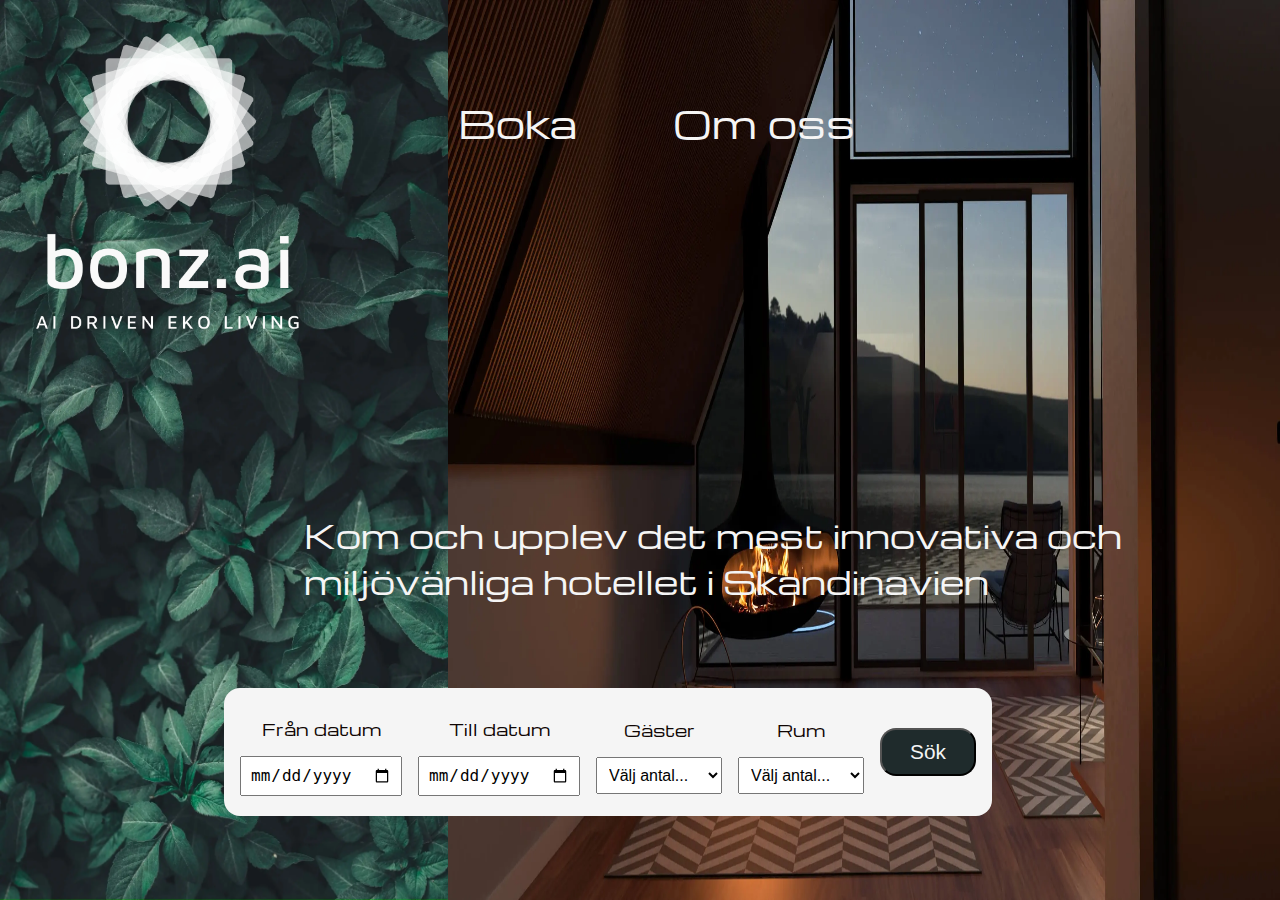
<file: index.html>
<!DOCTYPE html>
<html lang="sv">

<head>
    <meta charset="UTF-8">
    <meta name="viewport" content="width=device-width, initial-scale=1.0">
    <meta name="description"
        content="Bonz.ai - Upplev Skandinaviens mest innovativa och miljövänliga hotell. Boka idag!">
    <link rel="stylesheet" href="style.css">
    <title>Bonz.ai</title>
</head>

<body>
    <main class="hero">
        <nav class="hero__nav">
            <img src="images/bonz.ai-logo-white-landscape-webp.webp" alt="Bonz.ai logo" class="hero__logo-landscape">
            <img src="images/bonz.ai-logo-white-portrait-full-webp.webp" alt="Bonz.ai logo" class="hero__logo-full">
            <img src="images/menu.icon.png" alt="menu" class="hero__menu">
            <section class="hero__nav-links">
                <a href="search.html" class="hero__nav-link">Boka</a>
                <a href="info.html" class="hero__nav-link">Om oss</a>
            </section>
        </nav>
        
        <section class="hero__content">
            <h1 class="hero__heading">Välkom<br>men till <br>Bonz.ai</h1>
            <h2 class="hero__subheading">Kom och upplev det mest innovativa och<br> miljövänliga hotellet i Skandinavien
            </h2>
            <hr class="hero__divider">
        </section>

        <section class="hero__links">
            <a href="search.html" class="hero__link">Boka</a>
            <a href="info.html" class="hero__link">Om oss</a>
        </section>

        <form class="form" action="booking.html" method="GET">
            <section class="form__group">
                <label for="check-in" class="form__label">Från datum</label>
                <input type="date" class="form__input" id="check-in" name="check-in" required aria-label="Välj check-in datum">
            </section>
            <section class="form__group">
                <label for="check-out" class="form__label">Till datum</label>
                <input type="date" class="form__input" name="check-out" id="check-out"  required aria-label="Välj check-out datum">
            </section>
            <section class="form__group">
                <label for="guests" class="form__label">Gäster</label>
                <select id="guests" class="form__select" name="guests" aria-label="Välj antal gäster" required>
                    <option value="" disabled selected>Välj antal...</option>
                    <option value="1">1 vuxen</option>
                    <option value="2">2 vuxna</option>
                    <option value="3">3 vuxna</option>
                    <option value="4">4 vuxna</option>
                  </select>
            </section>
            <section class="form__group">
                <label for="rooms" class="form__label">Rum</label>
                <select name="rooms" class="form__select" id="rooms" aria-label="Välj antal rum" required>
                    <option value="" disabled selected>Välj antal...</option>
                    <option value="1">1 rum</option>
                    <option value="2">2 rum</option>
                    <option value="3">3 rum</option>
                </select>
            </section>
            <button class="form__button">Sök</button>
        </form>
    </main>

</body>

</html>
</file>
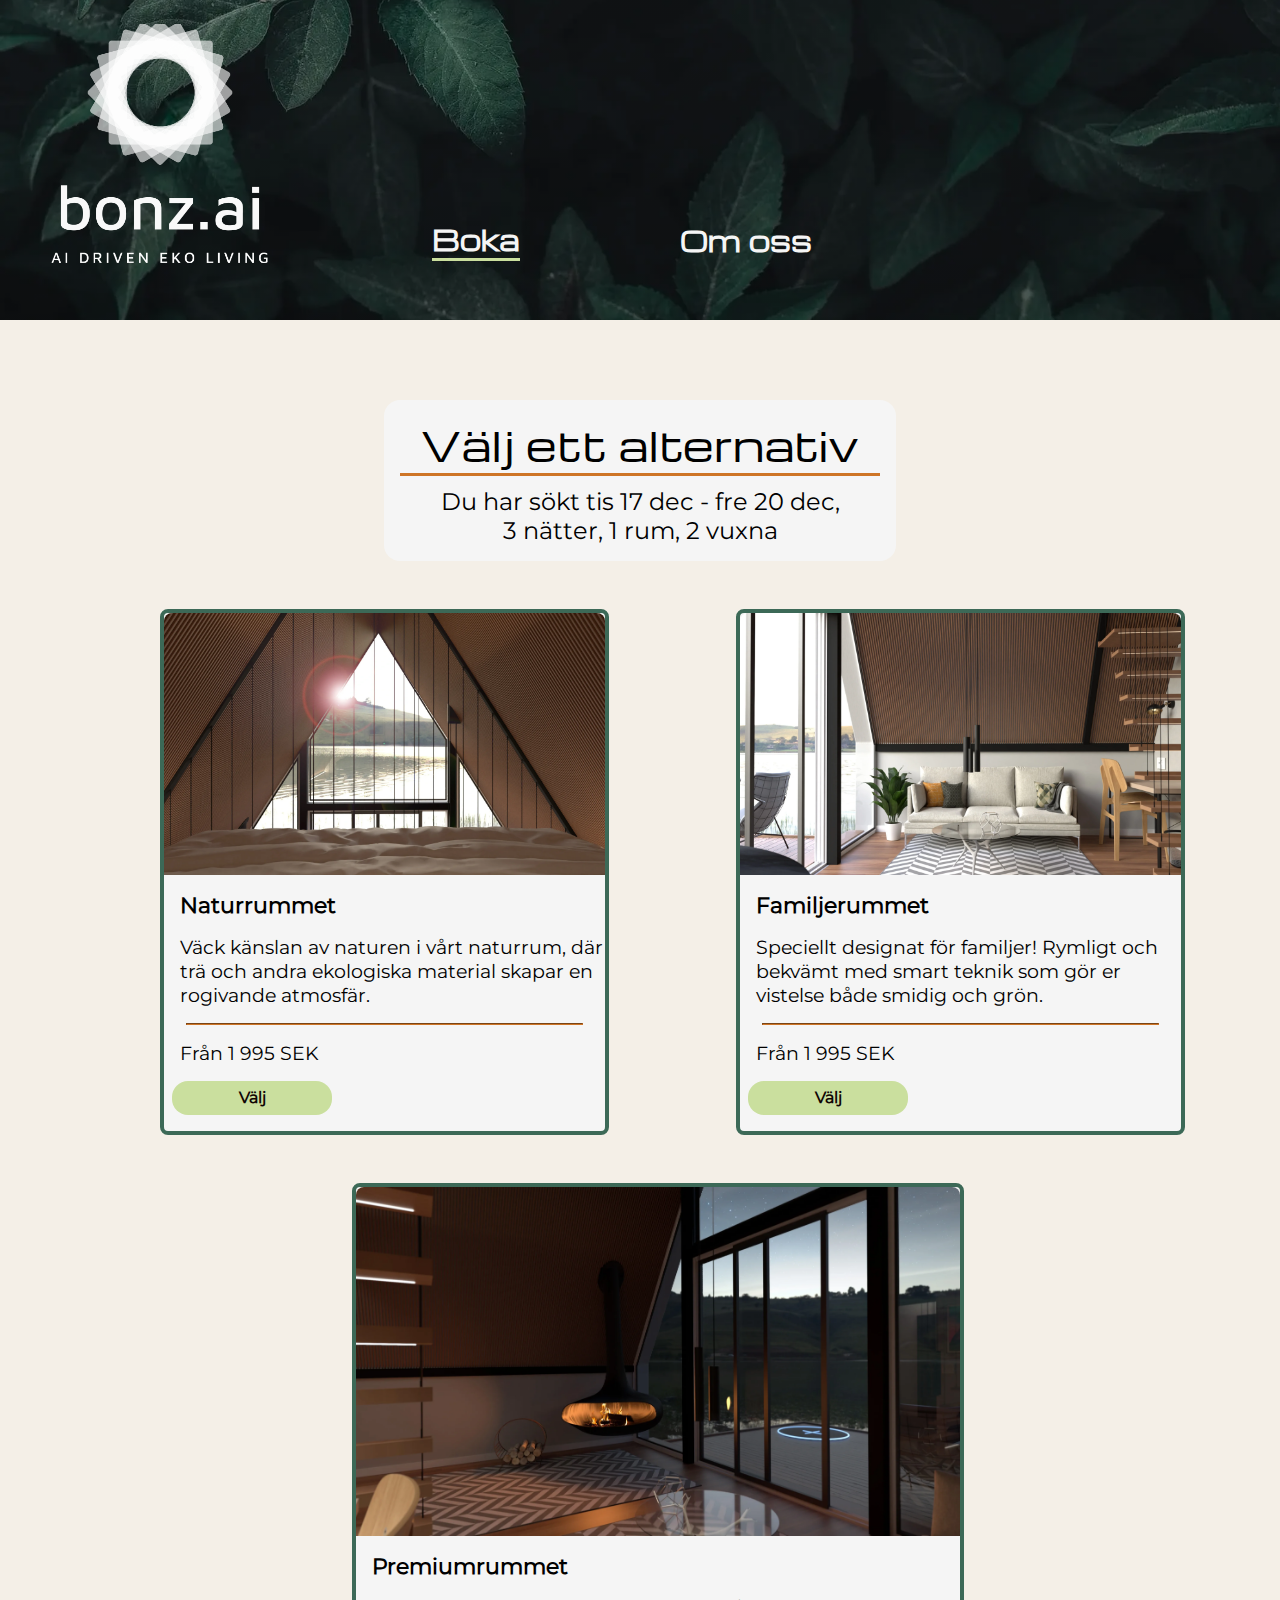
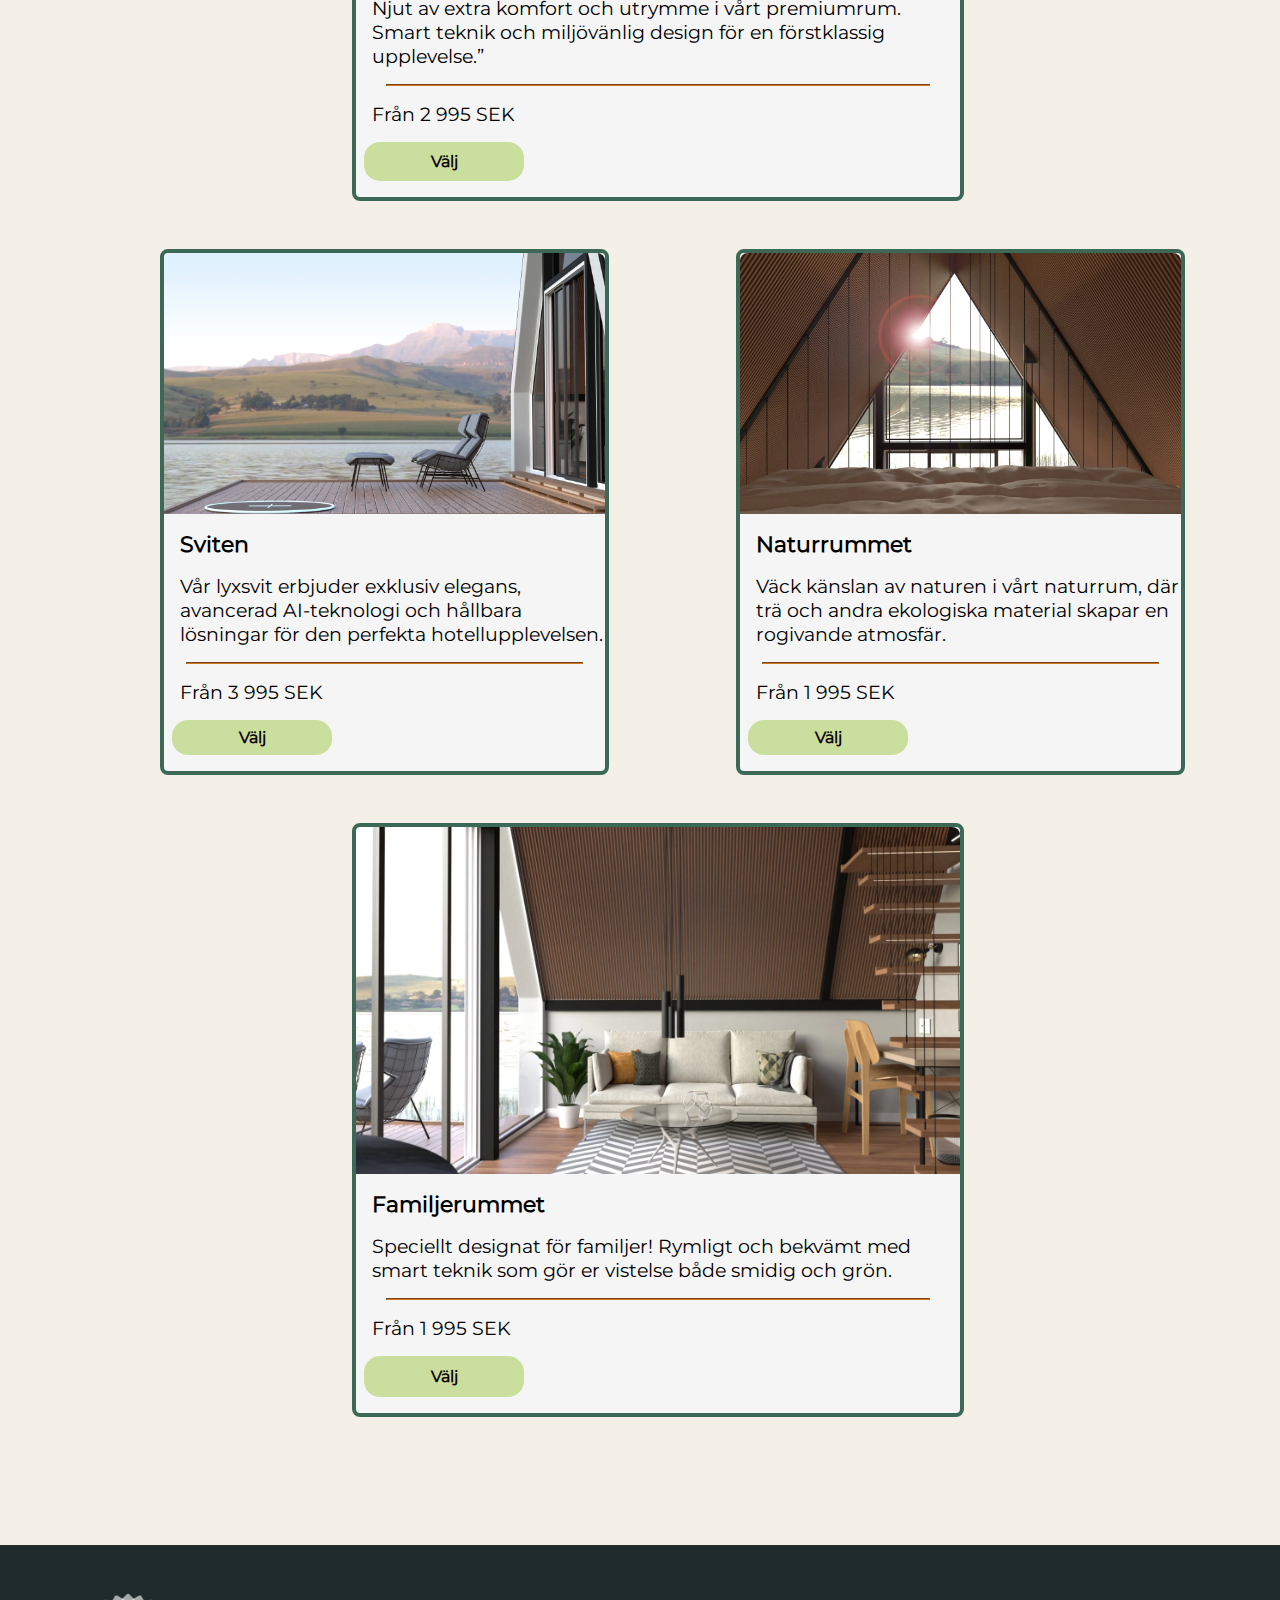
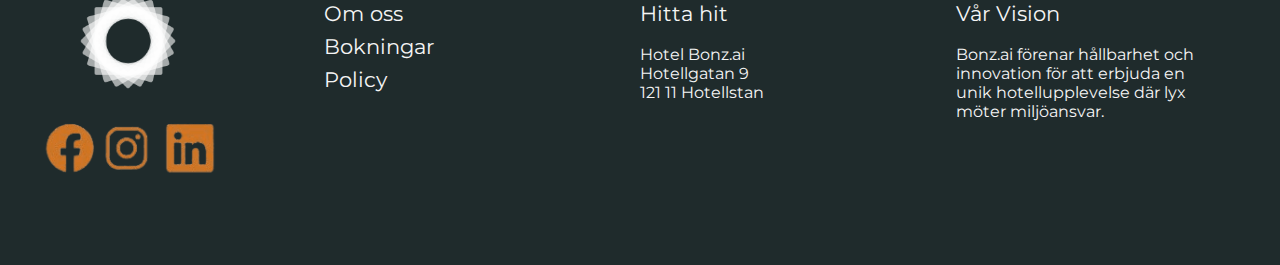
<file: booking.html>
<!DOCTYPE html>
<html lang="sv">

<head>
    <meta charset="UTF-8">
    <meta name="viewport" content="width=device-width, initial-scale=1.0">
    <meta name="description"
        content="Bonz.ai - Upplev Skandinaviens mest innovativa och miljövänliga hotell. Boka idag!">
    <link rel="stylesheet" href="style.css">
    <title>Bonz.ai booking</title>
</head>

<body class="booking-page">

    <header class="header">
        <article class="header__container">
            <a href="index.html" aria-label="Till hemsidan" class="header__link-logo">
                <img src="images/bonz.ai-logo-white-portrait-full-webp.webp" alt="Bonz.ai logotyp"
                    class="header__logo-desktop">
            </a>
            <img src="images/menu.icon.png" alt="Meny-knapp" class="header__menu">
            <a href="index.html" aria-label="Till hemsidan" class="header__link-logo">
                <img src="images/bonz.ai-logo-white-landscape-webp.webp" alt="Bonz.ai logotyp"
                    class="header__logo-mobile">
            </a>
            <section class="header__link-booking">
                <a href="booking.html" class="header__link header__link--book active"
                    aria-label="Boka hotellrum">Boka</a>
            </section>
            <section class="header__link-about">
                <a href="info.html" class="header__link header__link--about" aria-label="Läs om oss">Om oss</a>
            </section>
        </article>
    </header>

    <main class="booking">
        <section class="booking__text">
            <h2 class="booking__title">Välj ett alternativ</h2>
            <p class="booking__details">Du har sökt tis 17 dec - fre 20 dec,<br> 3 nätter, 1 rum, 2 vuxna</p>
        </section>

        <article class="booking__cards">
            <section class="booking__card booking__card--first">
                <img src="images/natrurrummet.webp" alt="Sovrum med utsikt" class="booking__image">
                <h3 class="booking__roomname">Naturrummet</h3>
                <p class="booking__description">Väck känslan av naturen i vårt naturrum, där trä och andra ekologiska
                    material skapar en rogivande atmosfär.</p>
                <hr class="booking__divider">
                <p class="booking__price">Från 1 995 SEK</p>
                <button class="booking__button">Välj</button>
            </section>
            <section class="booking__card booking__card--second">
                <img src="images/familjerummet.webp" alt="Hotellrum med sofa och utsikt" class="booking__image">
                <h3 class="booking__roomname">Familjerummet</h3>
                <p class="booking__description">Speciellt designat för familjer! Rymligt och bekvämt med smart teknik
                    som gör er vistelse både smidig och grön.</p>
                <hr class="booking__divider">
                <p class="booking__price">Från 1 995 SEK</p>
                <button class="booking__button">Välj</button>
            </section>
            <section class="booking__card booking__card--third">
                <img src="images/premiumrummet.webp" alt="Öppen eld i vardagsrum" class="booking__image">
                <h3 class="booking__roomname">Premiumrummet</h3>
                <p class="booking__description">Njut av extra komfort och utrymme i vårt premiumrum. Smart teknik och
                    miljövänlig design för en förstklassig upplevelse.”</p>
                <hr class="booking__divider">
                <p class="booking__price">Från 2 995 SEK</p>
                <button class="booking__button">Välj</button>
            </section>
            <section class="booking__card booking__card--fourth">
                <img src="images/sviten.webp" alt="Altan utanför rum vid sjö" class="booking__image">
                <h3 class="booking__roomname">Sviten</h3>
                <p class="booking__description">Vår lyxsvit erbjuder exklusiv elegans, avancerad AI-teknologi och
                    hållbara lösningar för den perfekta hotellupplevelsen.</p>
                <hr class="booking__divider">
                <p class="booking__price">Från 3 995 SEK</p>
                <button class="booking__button">Välj</button>
            </section>
            <section class="booking__card booking__card--fifth">
                <img src="images/natrurrummet.webp" alt="Sovrum med utsikt" class="booking__image">
                <h3 class="booking__roomname">Naturrummet</h3>
                <p class="booking__description">Väck känslan av naturen i vårt naturrum, där trä och andra ekologiska
                    material skapar en rogivande atmosfär.</p>
                <hr class="booking__divider">
                <p class="booking__price">Från 1 995 SEK</p>
                <button class="booking__button">Välj</button>
            </section>
            <section class="booking__card booking__card--sixth">
                <img src="images/familjerummet.webp" alt="Hotellrum med sofa och utsikt" class="booking__image">
                <h3 class="booking__roomname">Familjerummet</h3>
                <p class="booking__description">Speciellt designat för familjer! Rymligt och bekvämt med smart teknik
                    som gör er vistelse både smidig och grön.</p>
                <hr class="booking__divider">
                <p class="booking__price">Från 1 995 SEK</p>
                <button class="booking__button">Välj</button>
            </section>
        </article>
    </main>

    <footer class="footer">
        <section class="footer__images">
            <img src="images/bonz.ai-logo-white-symbol-webp.webp" alt="Bonz.ai logotyp" class="footer__logo">
            <img src="images/SoMe-new.png" alt="Logotyp Facebook, Instagram, Linkedin" class="footer__some">
        </section>
        <section class="footer__info">
            <h4 class="footer__title">Om oss</h4>
            <h4 class="footer__title">Bokningar</h4>
            <h4 class="footer__title">Policy</h4>
        </section>
        <section class="footer__adress">
            <h4 class="footer__title">Hitta hit</h4><br>
            <p class="footer__adress-text">Hotel Bonz.ai<br>Hotellgatan 9<br>121 11 Hotellstan</p>
        </section>
        <section class="footer__vision">
            <h4 class="footer__title">Vår Vision</h4><br>
            <p class="footer__vision-text">Bonz.ai förenar hållbarhet och innovation för att erbjuda en unik
                hotellupplevelse där lyx möter miljöansvar.</p>
        </section>
    </footer>

</body>

</html>
</file>
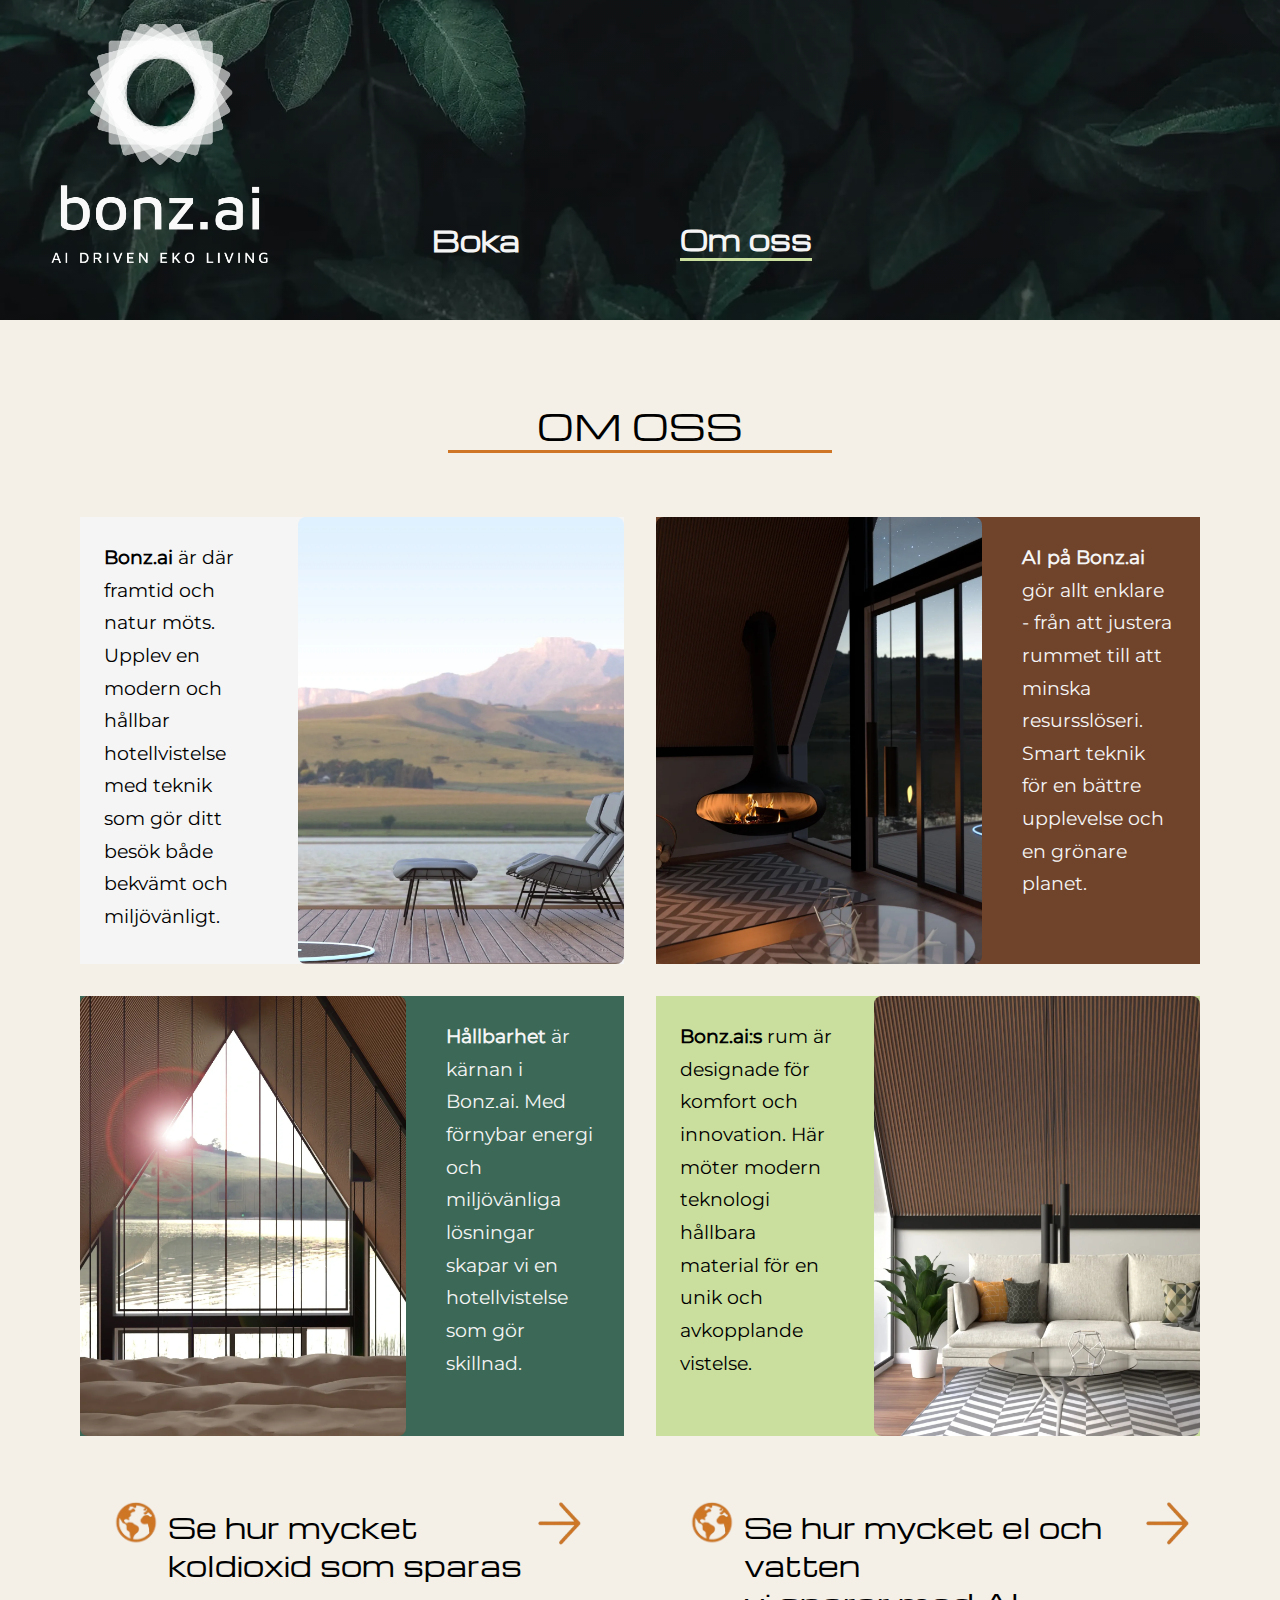
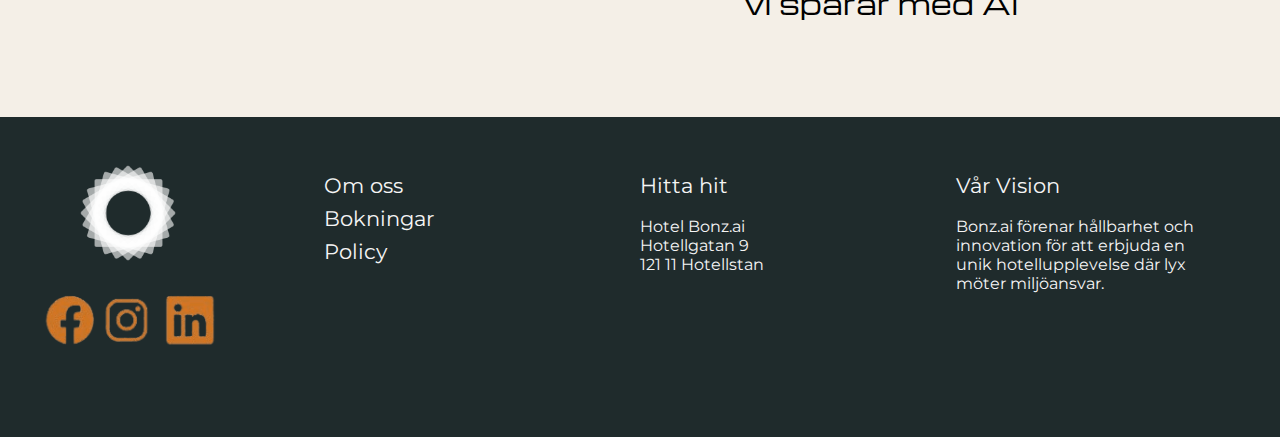
<file: info.html>
<!DOCTYPE html>
<html lang="sv">
<head>
    <meta charset="UTF-8">
    <meta name="viewport" content="width=device-width, initial-scale=1.0">
    <meta name="description" content="Bonz.ai - Upplev Skandinaviens mest innovativa och miljövänliga hotell. Boka idag!">
    <link rel="stylesheet" href="style.css">
    <title>Bonz.ai infosite</title>
</head>
<body>
    <header class="header">
        <article class="header__container">
            <a href="index.html" aria-label="Till hemsidan" class="header__link-logo">
                <img src="images/bonz.ai-logo-white-portrait-full-webp.webp" alt="Bonz.ai logotyp"
                    class="header__logo-desktop">
            </a>
            <img src="images/menu.icon.png" alt="Meny-knapp" class="header__menu">
            <a href="index.html" aria-label="Till hemsidan" class="header__link-logo">
                <img src="images/bonz.ai-logo-white-landscape-webp.webp" alt="Bonz.ai logotyp"
                    class="header__logo-mobile">
            </a>
            <section class="header__link-booking">
                <a href="search.html" class="header__link header__link--book" aria-label="Boka hotellrum">Boka</a>
                </section>
                <section class="header__link-about">
                <a href="info.html" class="header__link header__link--about active" aria-label="Läs om oss">Om oss</a>
            </section>
        </article>
    </header>

    <main class="info">
        <h2 class="info__title">OM OSS</h2>
        <article class="info__cards">
        <section class="info__card info__card--first">
            <p class="info__text"><strong>Bonz.ai</strong> är där framtid och natur möts. Upplev en modern och hållbar hotellvistelse med teknik som gör ditt besök både bekvämt och miljövänligt.</p>
            <img src="images/sviten.webp" alt="Altan utanför rum vid sjö" class="info__image">
        </section>
        <section class="info__card info__card--second">
            <p class="info__text"><strong>AI på Bonz.ai </strong> gör allt enklare - från att justera rummet till att minska resursslöseri. Smart teknik för en bättre upplevelse och en grönare planet.</p>
            <img src="images/premiumrummet.webp" alt="Öppen eld i vardagsrum" class="info__image">
        </section>
        <section class="info__card info__card--third">
            <p class="info__text"><strong>Hållbarhet</strong> är kärnan i Bonz.ai. Med förnybar energi och miljövänliga lösningar skapar vi en hotellvistelse som gör skillnad.</p>
            <img src="images/natrurrummet.webp" alt="Sovrum med utsikt" class="info__image">
        </section>
        <section class="info__card info__card--fourth">
            <p class="info__text"><strong>Bonz.ai:s</strong> rum är designade för komfort och innovation. Här möter modern teknologi hållbara material för en unik och avkopplande vistelse.</p>
            <img src="images/familjerummet.webp" alt="Hotellrum med sofa och utsikt" class="info__image">
        </section>
        <section class="info__carbon">
            <img src="images/globe.webp" alt="Jordklot ikon" class="info__globe">
            <h3 class="info__heading">Se hur mycket koldioxid som sparas</h3>
            <img src="images/arrow.webp" alt="Pil ikon" class="info__arrow">
        </section>
        <section class="info__ai">
            <img src="images/globe.webp" alt="Jordklot ikon" class="info__globe">
            <h3 class="info__heading">Se hur mycket el och vatten<br> vi sparar med AI</h3>
            <img src="images/arrow.webp" alt="Pil ikon" class="info__arrow">
        </section>
    </article>
    </main>

    <footer class="footer">
        <section class="footer__images">
            <img src="images/bonz.ai-logo-white-symbol-webp.webp" alt="Bonz.ai logotyp" class="footer__logo">
            <img src="images/SoMe-new.png" alt="Logotyp Facebook, Instagram, Linkedin" class="footer__some">
        </section>
        <section class="footer__info">
            <h4 class="footer__title">Om oss</h4>
            <h4 class="footer__title">Bokningar</h4>
            <h4 class="footer__title">Policy</h4>
        </section>
        <section class="footer__adress">
            <h4 class="footer__title">Hitta hit</h4><br>
            <p class="footer__adress-text">Hotel Bonz.ai<br>Hotellgatan 9<br>121 11 Hotellstan</p>
        </section>
        <section class="footer__vision">
            <h4 class="footer__title">Vår Vision</h4><br>
            <p class="footer__vision-text">Bonz.ai förenar hållbarhet och innovation för att erbjuda en unik
                hotellupplevelse där lyx möter miljöansvar.</p>
        </section>
    </footer>
    
</body>
</html>
</file>
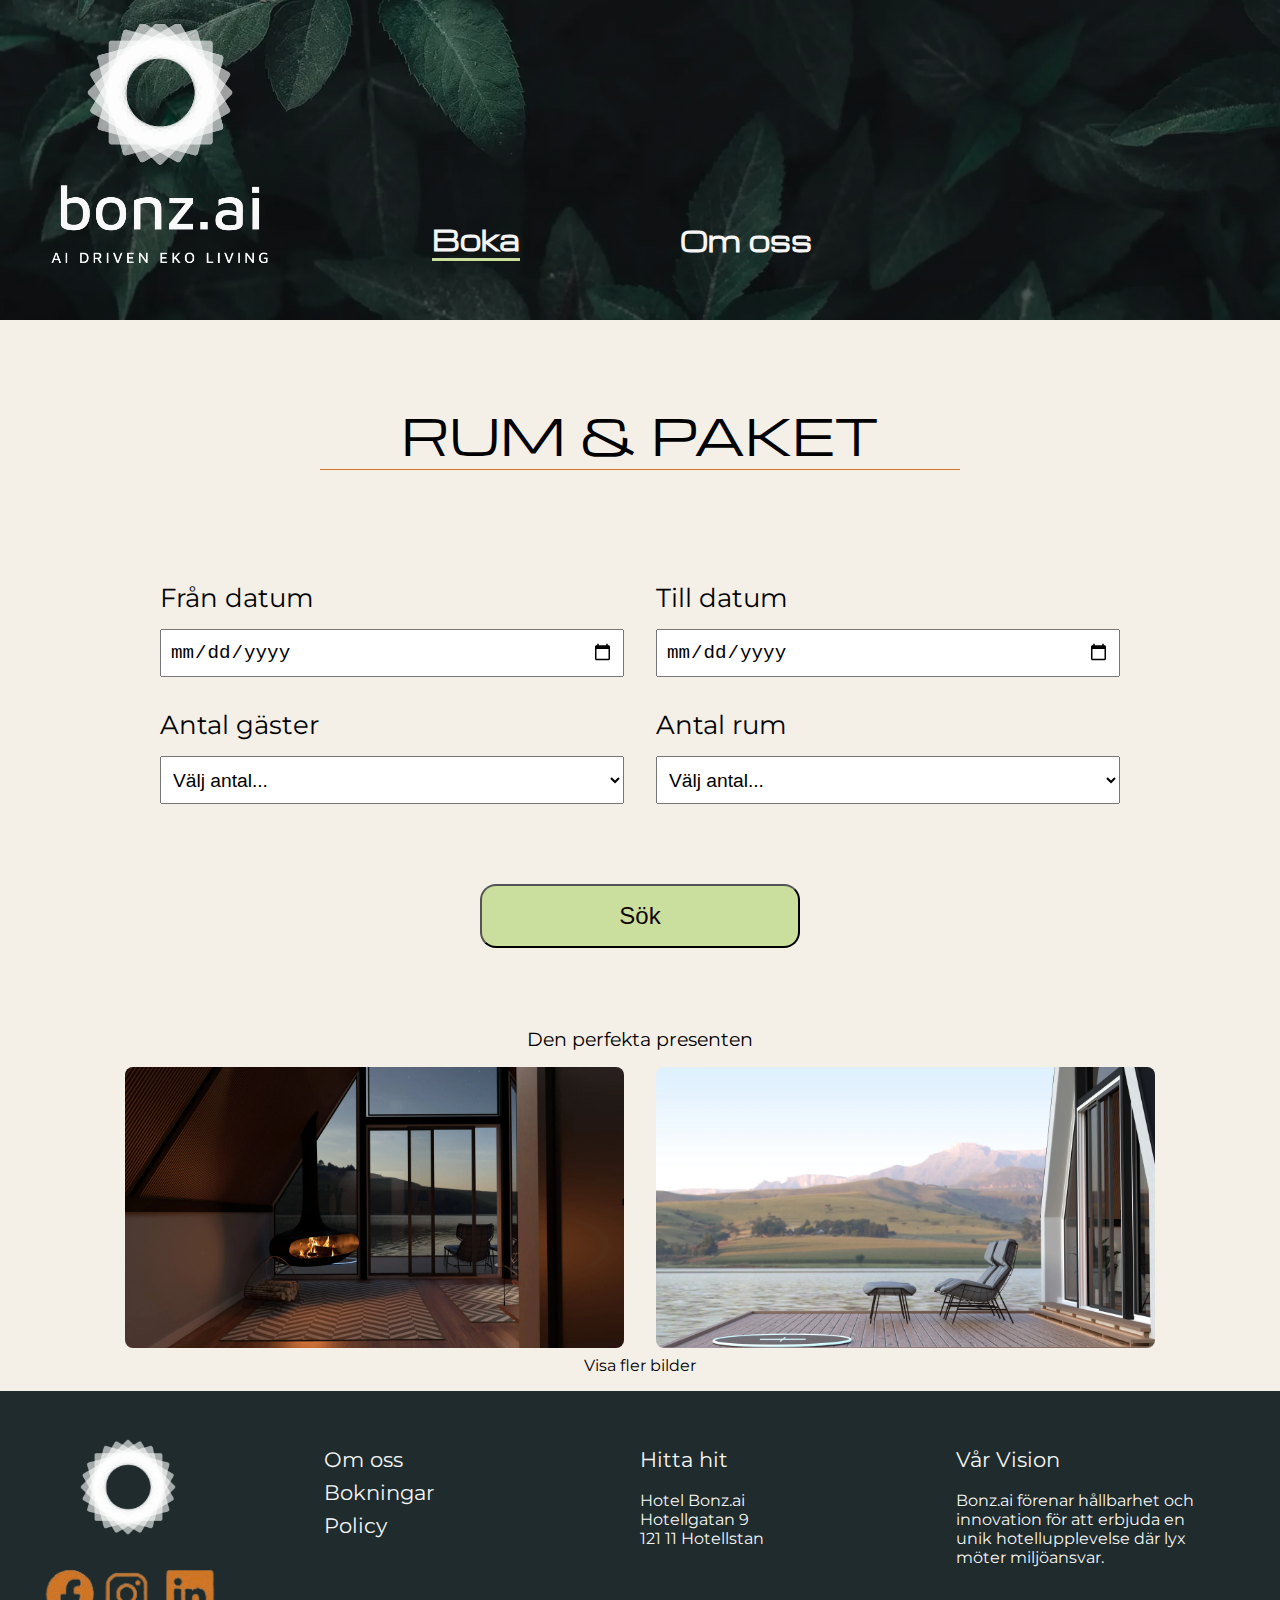
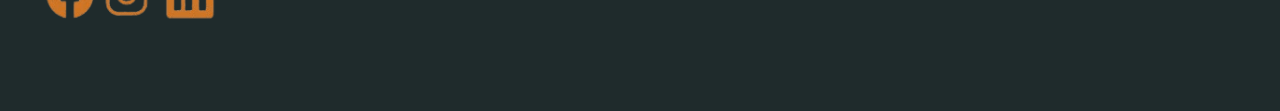
<file: search.html>
<!DOCTYPE html>
<html lang="sv">
<head>
    <meta charset="UTF-8">
    <meta name="viewport" content="width=device-width, initial-scale=1.0">
    <meta name="description"
        content="Bonz.ai - Upplev Skandinaviens mest innovativa och miljövänliga hotell. Boka idag!">
    <link rel="stylesheet" href="style.css">
    <title>Bonz.ai search for rooms</title>
</head>
<body class="search">
    <header class="header">
        <article class="header__container">
            <a href="index.html" aria-label="Till hemsidan" class="header__link-logo">
                <img src="images/bonz.ai-logo-white-portrait-full-webp.webp" alt="Bonz.ai logotyp"
                    class="header__logo-desktop">
            </a>
            <img src="images/menu.icon.png" alt="Meny-knapp" class="header__menu">
            <a href="index.html" aria-label="Till hemsidan" class="header__link-logo">
                <img src="images/bonz.ai-logo-white-landscape-webp.webp" alt="Bonz.ai logotyp"
                    class="header__logo-mobile">
            </a>
            <section class="header__link-booking">
                <a href="booking.html" class="header__link header__link--book active"
                    aria-label="Boka hotellrum">Boka</a>
            </section>
            <section class="header__link-about">
                <a href="info.html" class="header__link header__link--about" aria-label="Läs om oss">Om oss</a>
            </section>
        </article>
    </header>

    <main>
        <h2 class="search__title-mobile">RUM &<br> PAKET</h2>
        <h2 class="search__title-desktop">RUM & PAKET</h2>
        <form class="search__form" action="booking.html" method="GET">
            <section class="search__group">
                <label for="check-in" class="search__label">Från datum</label>
                <input type="date" class="search__input" id="check-in" name="check-in" required aria-label="Välj check-in datum">
            </section>
            <section class="search__group">
                <label for="check-out" class="search__label">Till datum</label>
                <input type="date" class="search__input" name="check-out" id="check-out"  required aria-label="Välj check-out datum">
            </section>
            <section class="search__group">
                <label for="guests" class="search__label">Antal gäster</label>
                <select id="guests" class="search__select" name="guests" aria-label="Välj antal gäster" required>
                    <option value="" disabled selected>Välj antal...</option>
                    <option value="1">1 vuxen</option>
                    <option value="2">2 vuxna</option>
                    <option value="3">3 vuxna</option>
                    <option value="4">4 vuxna</option>
                  </select>
            </section>
            <section class="search__group">
                <label for="rooms" class="search__label">Antal rum</label>
                <select name="rooms" class="search__select" id="rooms" aria-label="Välj antal rum" required>
                    <option value="" disabled selected>Välj antal...</option>
                    <option value="1">1 rum</option>
                    <option value="2">2 rum</option>
                    <option value="3">3 rum</option>
                </select>
            </section>
            <button class="search__button">Sök</button>
        </form>

        <article class="search__gift">
            <h3 class="search__gift-title">Den perfekta presenten</h3>
            <section class="search__gift-images">
            <img src="images/Background-start.webp" alt="Rum med öppen eld och utsikt" class="search__gift-image search__gift-image--first">
            <img src="images/sviten.webp" alt="Altan utanför rum vid sjö" class="search__gift-image search__gift-image--second">
        </section>
            <p class="search__image-text">Visa fler bilder</p>
        </article>

    </main>

    <footer class="footer">
        <section class="footer__images">
            <img src="images/bonz.ai-logo-white-symbol-webp.webp" alt="Bonz.ai logotyp" class="footer__logo">
            <img src="images/SoMe-new.png" alt="Logotyp Facebook, Instagram, Linkedin" class="footer__some">
        </section>
        <section class="footer__info">
            <h4 class="footer__title">Om oss</h4>
            <h4 class="footer__title">Bokningar</h4>
            <h4 class="footer__title">Policy</h4>
        </section>
        <section class="footer__adress">
            <h4 class="footer__title">Hitta hit</h4><br>
            <p class="footer__adress-text">Hotel Bonz.ai<br>Hotellgatan 9<br>121 11 Hotellstan</p>
        </section>
        <section class="footer__vision">
            <h4 class="footer__title">Vår Vision</h4><br>
            <p class="footer__vision-text">Bonz.ai förenar hållbarhet och innovation för att erbjuda en unik
                hotellupplevelse där lyx möter miljöansvar.</p>
        </section>
    </footer>
</body>
</html>
</file>
<file: style.css>
* {
    box-sizing: border-box;
    margin: 0;
    padding: 0;
}

:root {
    --beige: #F4EFE7;
    --white: #F5F5F5;
    --black: #0F0503;
    --darkgreen: #1F2B2C;
    --orange: #CE7526;
    --lightgreen: #CADF9E;
    --green: #3C6957;
    --lightbrown: #A57B4D;
    --darkbrown: #70432B;
}

@font-face {
    font-family: 'Michroma';
    src: url(fonts/Fonts/Michroma-Regular.woff2) format('woff2');
    font-weight: normal;
    font-style: normal;
    font-display: swap;
}

@font-face {
    font-family: 'Montserrat';
    src: url(fonts/Fonts/Montserrat-Regular.woff2) format('woff2');
    font-weight: 400;
    font-style: normal;
    font-display: swap;
}

/*Startsidan index.html mobil*/
.hero {
    font-family: 'Michroma';
    color: var(--white);
    background: url(images/Background-start.webp);
    background-size: cover;
    background-position: center;
    min-height: 100vh;
    width: 100%;
    display: flex;
    flex-direction: column;
    text-align: center;
}

.hero__nav {
    display: flex;
    justify-content: space-between;
    padding: 2rem;
}

.hero__logo-landscape {
    width: 12rem;
    height: 3rem;
}

.hero__menu {
    height: 3rem;
    width: 3rem;
    margin-left: auto;
}

.hero__logo-full,
.hero__nav-link,
.hero__heading--desktop {
    display: none;
}

.hero__content {
    margin-top: 6rem;
}

.hero__heading {
    font-size: 3rem;
    font-family: 'Michroma', Arial, sans-serif;
}

.hero__subheading {
    font-size: 1.5rem;
    font-weight: 100;
    margin-top: 1rem;
    margin-bottom: 1rem;
    padding: 2rem;
}

.hero__divider {
    width: 70%;
    margin: 0 auto;
    border-color: var(--orange);
}

.hero__links {
    margin-top: 2rem;
    display: flex;
    justify-content: space-around;
    font-size: 1.6rem;
    cursor: pointer;
}

.hero__link {
    text-decoration: none;
    color: var(--white);
}

.hero__link:hover {
    background-color: #f4a261;
}

.form {
    display: none;
}

/*Media queries for desktop for startsidan*/
@media only screen and (min-width: 980px) {
    .hero {
        background: url(images/green-background.webp), url(images/Background-start.webp);
        background-position: left top, right top;
        background-size: 35% 100%, 65% 100%;
        background-repeat: no-repeat;
    }

    .hero__logo-landscape,
    .hero__divider,
    .hero__menu-icon,
    .hero__links,
    .hero__heading,
    .hero__menu {
        display: none;
    }

    .hero__nav-link,
    .form {
        display: block;
    }

    .hero__nav {
        display: grid;
        grid-template-columns: repeat(3, 1fr);
    }

    .hero__logo-full {
        display: block;
        width: 17rem;
        height: auto;
    }

    .hero__nav-links {
        display: flex;
        gap: 4rem;
    }

    .hero__nav-link {
        font-size: 2.3rem;
        text-decoration: none;
        color: var(--white);
        cursor: pointer;
        margin: 4rem 0 0 2rem;
        white-space: nowrap;
    }

    .hero__nav-link:hover {
        color: var(--orange);
    }

    .hero__subheading {
        font-size: 2rem;
        margin-left: 17rem;
        text-align: left;
    }

    .form {
        top: 43rem;
        right: 18rem;
        width: 60%;
        height: 8rem;
        padding: 1rem;
        border-radius: 1rem;
        background-color: var(--white);
        color: var(--black);
        gap: 1rem;
        display: flex;
        position: absolute;
        justify-content: space-between;
        align-items: center;
    }

    .form__group {
        flex: 1;
    }

    .form__label {
        display: block;
        font-weight: bold;
        margin-bottom: 0.5rem;
    }

    .form__label,
    .form__select {
        width: 100%;
        padding: 0.5rem;
        font-size: 1rem;
        font-weight: 100;
    }

    .form__input {
        padding: 0.5rem;
        font-size: 1rem;
        height: 2.5rem;
        width: 100%;
    }

    .form__button {
        background-color: var(--darkgreen);
        color: var(--white);
        font-size: 1.3rem;
        width: 6rem;
        height: 3rem;
        border-radius: 1rem;
        cursor: pointer;
    }

    .form__button:hover {
        background-color: var(--orange);
    }
}

/*Search-sidan*/
.search {
    background-color: var(--beige);
}

.search__form {
    font-family: 'Montserrat';
    display: flex;
    flex-direction: column;
    gap: 1.5rem;
    margin: 0 auto;
    padding: 2rem;
}

.search__title-mobile {
    display: block;
    font-family: 'Michroma';
    font-size: 2rem;
    font-weight: 100;
    text-align: center;
    margin: 3rem 0 1rem 0;
}

.search__label {
    font-size: 1.2rem;
}

.search__select,
.search__input {
    width: 100%;
    padding: 0.5rem;
    font-size: 1rem;
    margin-top: 0.5rem;
}

.search__button {
    padding: 1rem;
    margin-top: 1rem;
    font-size: 1.2rem;
    background-color: var(--lightgreen);
    color: var(--black);
    border-radius: 1rem;
    cursor: pointer;
}

.search__button:hover {
    background: var(--green);
    color: var(--white);
}

.search__gift {
    font-weight: 100;
    padding: 1rem;
    display: flex;
    flex-direction: column;
    justify-content: center;
    text-align: center;
}

.search__gift-title {
    font-family: 'Montserrat';
    font-weight: 100;
    margin-bottom: 1rem;
}

.search__gift-image {
    height: 12rem;
    width: 20rem;
    object-fit: cover;
    border-radius: 0.5rem;
}

.search__image-text {
    margin-top: 0.5rem;
    font-family: 'Montserrat';
    cursor: pointer;
}

.search__title-desktop,
.search__gift-image--second {
    display: none;
}

/*Media queries for desktop search-site*/
@media only screen and (min-width: 768px) {
    .search__form {
        display: grid;
        grid-template-columns: repeat(2, 1fr);
        grid-template-rows: auto auto;
        gap: 2rem;
        max-width: 80%;
        margin: 2rem auto;
    }

    .search__title-desktop {
        display: block;
        font-family: 'Michroma';
        font-size: 3rem;
        font-weight: 100;
        text-align: center;
        margin: auto;
        margin-top: 5rem;
        margin-bottom: 5rem;
        border-bottom: 0.1rem solid var(--orange);
        width: 50%;
    }

    .search__group {
        display: flex;
        flex-direction: column;
    }

    .search__label {
        font-size: 1.6rem;
        margin-bottom: 0.5rem;
    }

    .search__select,
    .search__input {
        font-size: 1.2rem;
        height: 3rem;
        width: 100%;
    }

    .search__button {
        font-size: 1.5rem;
        width: 20rem;
        padding: 1rem;
        margin-top: 3rem;
        grid-column: span 2;
        justify-self: center;
        align-self: center;
    }

    .search__gift-images {
        display: flex;
        flex-direction: row;
        justify-content: center;
        gap: 2rem;
    }

    .search__gift-image {
        width: 40%;
        height: auto;
    }

    .search__gift-image--second {
        display: block;
    }
    .search__title-mobile {
        display: none;
    }
}

/* Booking-sidan */
.header {
    height: 6rem;
    width: 100%;
    background: linear-gradient(rgba(0, 0, 0, 0.4), rgba(0, 0, 0, 0.5)), url(images/green-background.webp);
    display: flex;
    align-items: center;
}

.header__container {
    width: 100%;
    display: flex;
    justify-content: space-between;
    align-items: center;
    padding: 0 1rem;
    position: relative;
}

.header__logo-mobile {
    height: 2.3rem;
    width: auto;
    position: absolute;
    left: 50%;
    transform: translateX(-50%);
    margin-bottom: -2rem;
    cursor: pointer;
}

.header__menu {
    height: 2rem;
    margin-bottom: -2rem;
    margin-right: auto;
}

.booking__text {
    padding-top: 1.5rem;
    background-color: var(--beige);
}

.booking__title {
    font-family: 'Michroma', sans-serif;
    font-size: 1.5rem;
    font-weight: 100;
    text-align: center;
    margin-bottom: 0.7rem;
}

.booking__details {
    font-family: 'Montserrat';
    font-size: 1rem;
    text-align: center;
}

.booking {
    background-color: var(--beige)
}

.booking__cards {
    font-family: 'Montserrat';
    padding: 3rem;
    display: flex;
    flex-direction: column;
    gap: 2rem;
}

.booking__card {
    background-color: var(--white);
    border-radius: 0.5rem;
    display: flex;
    flex-direction: column;
    overflow: hidden;
    gap: 1rem;
}

.booking__image {
    width: 100%;
    object-fit: cover;
    border-radius: 0.5rem 0.5rem 0 0;
}

.booking__roomname,
.booking__description,
.booking__price {
    padding-left: 1rem;
    text-align: left;
}

.booking__divider {
    width: 90%;
    margin: 0 auto;
    border-color: var(--orange);
}

.booking__button {
    background-color: var(--lightgreen);
    color: var(--black);
    font-family: 'Montserrat';
    font-size: 1rem;
    font-weight: bold;
    width: 8rem;
    margin-left: 0.5rem;
    margin-bottom: 1rem;
    height: 2rem;
    border-radius: 1rem;
    cursor: pointer;
    border: none;
}

.booking__button:hover {
    background-color: var(--lightbrown);
}

.booking__card--first,
.booking__card--third {
    border: 0.11rem solid var(--darkgreen);
}

.booking__card--second,
.booking__card--fourth {
    border: 0.2rem solid var(--lightgreen)
}

.footer {
    height: auto;
    width: 100%;
    background-color: var(--darkgreen);
    color: var(--white);
    font-family: 'Montserrat';
    display: flex;
    justify-content: space-around;
    padding: 0.5rem;
    position: relative;
}

.footer__logo {
    position: absolute;
    top: 1rem;
    left: 1rem;
    height: 3rem;
    width: 3rem;
}

.footer__title {
    font-size: 0.8rem;
    margin-top: 0.5rem;
}

.footer__adress-text {
    font-size: 0.7rem;
}

/*Display none i mobil-vy*/
.header__link,
.header__logo-desktop,
.header__icon,
.booking__form,
.booking__search,
.footer__some,
.footer__vision {
    display: none;
}

/*Media queries for desktop for booking*/
@media only screen and (min-width: 768px) {
    .booking-page {
        display: grid;
        grid-template-columns: repeat(6, 1fr);
        grid-template-areas:
            "header header header header header header"
            "main main main main main main"
            "footer footer footer footer footer footer";
    }

    .header {
        font-family: 'Michroma', sans-serif;
        font-weight: bold;
        background: linear-gradient(rgba(0, 0, 0, 0.4), rgba(0, 0, 0, 0.5)), url(images/green-background.webp);
        background-size: cover;
        background-position: center;
        grid-area: header;
        height: 20rem;
        display: grid;
        grid-template-columns: repeat(3, 1fr);
        justify-items: center;
    }

    .header__logo-desktop {
        height: 15rem;
        width: 14rem;
        object-fit: cover;
        margin: 0 0 2rem 2rem;
    }

    .header__link {
        font-size: 1.7rem;
        text-decoration: none;
        color: var(--white);
        cursor: pointer;
        margin: 10rem 0 0 10rem;
        white-space: nowrap;
    }

    .header__link:hover {
        color: #f4a261;
    }

    .header__link--active {
        border-bottom: 0.2rem solid var(--lightgreen);
    }

    .booking {
        grid-area: main;
    }

    .booking__text {
        background-color: var(--white);
        width: 40%;
        display: flex;
        flex-direction: column;
        padding: 1rem;
        margin: auto;
        margin-top: 5rem;
        border-radius: 1rem;
    }

    .booking__title {
        font-size: 2.5rem;
        border-bottom: 0.2rem solid var(--orange);
    }

    .booking__details {
        font-size: 1.5rem;
    }

    .booking__cards {
        padding: 3rem 1rem 8rem 10rem;
        display: grid;
        grid-template-areas:
            "first first first second second second"
            ". third third third third ."
            "fourth fourth fourth fifth fifth fifth"
            ". sixth sixth sixth sixth .";
        grid-template-columns: repeat(6, 1fr);
        gap: 3rem;
    }

    .booking__card--first {
        grid-area: first;
    }

    .booking__card--second {
        grid-area: second;
    }

    .booking__card--third {
        grid-area: third;
    }

    .booking__card--fourth {
        grid-area: fourth;
    }

    .booking__card--fifth {
        grid-area: fifth;
    }

    .booking__card--sixth {
        grid-area: sixth;
    }

    .booking__card {
        width: 85%;
        height: auto;
        border: 0.3rem solid var(--green);
    }

    .booking__image {
        height: 70%;
    }

    .booking__roomname {
        font-size: 1.4rem;
    }

    .booking__description,
    .booking__price {
        font-size: 1.2rem;
    }

    .booking__button {
        height: 3rem;
        width: 10rem;
    }

    .footer {
        grid-area: footer;
        height: 20rem;
        padding-top: 3rem;
        display: grid;
        grid-template-columns: repeat(4, 1fr);
    }

    .footer__logo {
        height: 6rem;
        width: 6rem;
        margin-top: 2rem;
        margin-left: 4rem;
    }

    .footer__some {
        height: 12rem;
        width: 12rem;
        padding-top: 7rem;
        margin-left: 2rem;
    }

    .footer__vision {
        margin-right: 4rem;
    }

    .footer__title {
        font-size: 1.3rem;
        margin-top: 0.5rem;
        font-weight: 100;
    }

    .footer__adress-text,
    .footer__vision-text {
        font-size: 1rem;
        font-weight: 100;
    }

    .header__link,
    .header__logo-desktop,
    .header__icon,
    .booking__form,
    .booking__search,
    .footer__some,
    .footer__vision {
        display: block;
    }

    .header__logo-mobile,
    .header__menu {
        display: none;
    }
}

/*Info-sidan mobilvy*/
.info {
    font-family: 'Montserrat';
    display: flex;
    flex-direction: column;
}

.info__title {
    font-family: 'Michroma', sans-serif;
    font-size: 1.5rem;
    font-weight: 100;
    text-align: center;
    border-bottom: 0.1rem solid var(--orange);
    width: 50%;
    margin: auto;
    margin-top: 2rem;
    margin-bottom: -1rem;
}

.info__card {
    font-size: 1rem;
    line-height: 1.5;
    gap: 1rem;
    padding: 4rem 2rem 2rem 2rem;
    display: flex;
    flex-direction: column;
    overflow: hidden;
}

.info__image {
    border-radius: 0.5rem;
    width: 100%;
    height: auto;
}

.info__card--second {
    background-color: var(--darkbrown);
    color: var(--white);
}

.info__card--third {
    background-color: var(--green);
    color: var(--white);
}

.info__card--fourth {
    background-color: var(--lightgreen);
}

.info__carbon {
    margin: 1rem;
    display: flex;
    padding: 1rem;
}

.info__heading {
    font-family: 'Michroma', sans-serif;
    font-size: 1rem;
    font-weight: 100;
    padding: 0.5rem;
}

.info__globe,
.info__arrow {
    height: 2rem;
    width: 2rem;
    object-fit: cover;
}

.info__ai {
    display: none;
}

/* Media queries för desktop info */
@media only screen and (min-width: 768px) {
    .header__link.active {
        border-bottom: 0.2rem solid var(--lightgreen);
    }
    .info {
        background-color: var(--beige);
    }
    .info__title {
        font-size: 2.2rem;
        border-bottom: 0.2rem solid var(--orange);
        width: 30%;
        margin-top: 5rem;
    }
    .info__cards {
        margin: 5rem;
        height: 70rem;
        display: grid;
        grid-template-columns: 1fr 1fr;
        grid-template-rows: auto;
        gap: 2rem;
        grid-template-areas:
            "first second"
            "third fourth"
            "carbon ai";
    }
    .info__card {
        display: flex;
        flex-direction: column;
        min-height: 27rem;
        padding: 0;
    }
    .info__image {
        width: 60%;
        height: 100%;
        object-fit: cover;
    }
    .info__text {
        font-size: 1.2rem;
        line-height: 1.7;
        width: 100%;
        object-fit: cover;
        padding: 1.5rem;
    }
    .info__card--first {
        grid-area: first;
        background-color: var(--white);
        display: flex;
        flex-direction: row;
    }
    .info__card--second {
        grid-area: second;
        display: flex;
        flex-direction: row-reverse;
    }
    .info__card--third {
        grid-area: third;
        display: flex;
        flex-direction: row-reverse;
    }
    .info__card--fourth {
        grid-area: fourth;
        display: flex;
        flex-direction: row;
    }
    .info__carbon {
        grid-area: carbon;
        display: flex;
        flex-direction: row;
    }
    .info__globe {
        height: 3rem;
        width: 3rem;
        object-fit: cover;
    }
    .info__arrow {
        height: 3rem;
        width: 4rem;
        object-fit: cover;
    }
    .info__heading {
        font-size: 1.7rem;
        font-weight: 100;
    }
    .info__ai {
        grid-area: ai;
        display: block;
        display: flex;
        flex-direction: row;
        margin-top: 2rem;
        margin-left: 2rem;
    }
}
</file>
